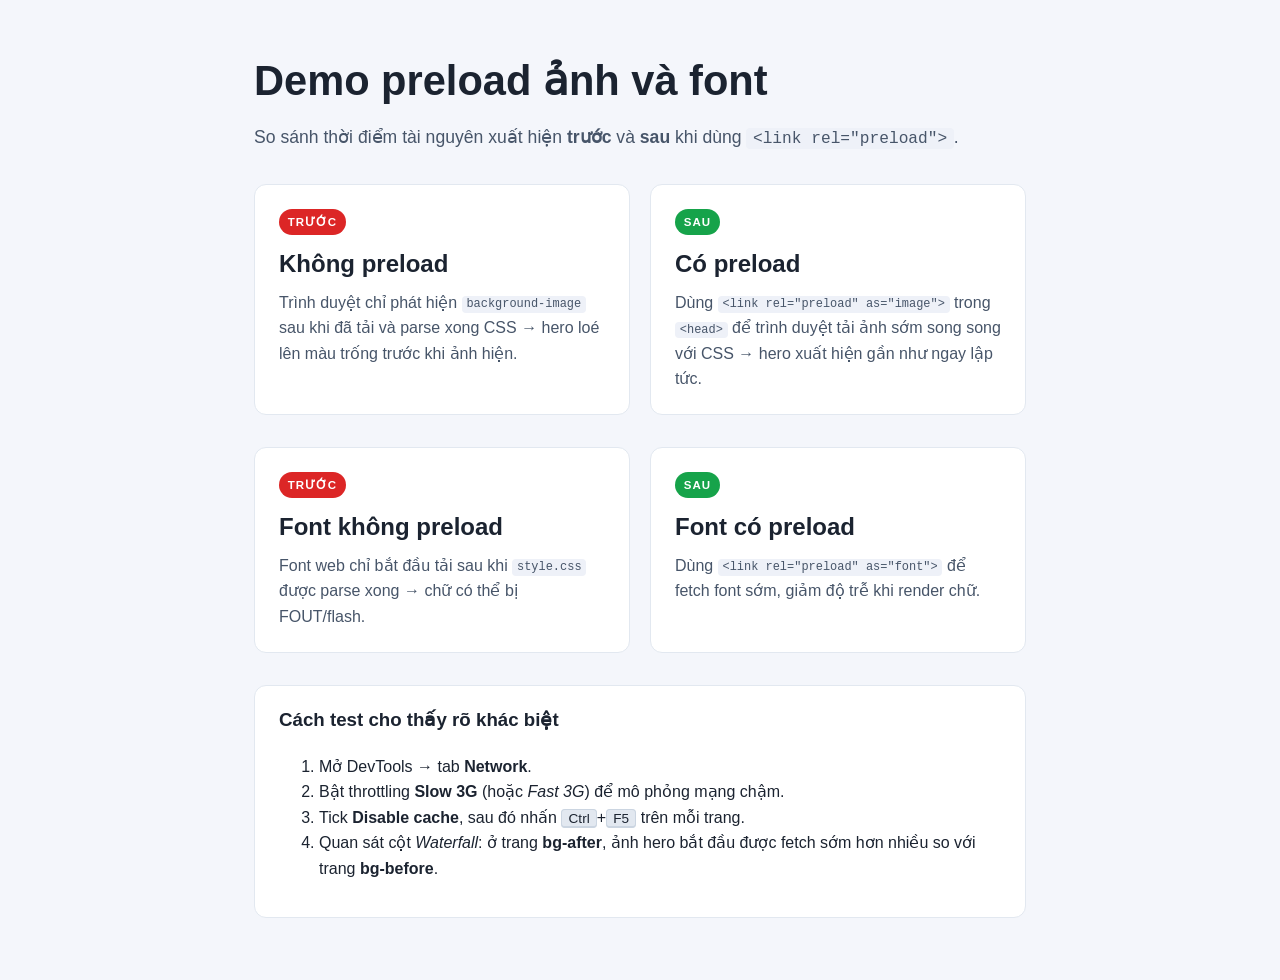
<file: preload-demo/index.html>
<!DOCTYPE html>
<html lang="vi">
<head>
  <meta charset="UTF-8" />
  <meta name="viewport" content="width=device-width, initial-scale=1.0" />
  <title>Demo: Preload Image & Font</title>
  <link rel="stylesheet" href="src/style.css" />
</head>
<body>
  <main class="landing">
    <h1>Demo preload ảnh và font</h1>
    <p class="sub">
      So sánh thời điểm tài nguyên xuất hiện <strong>trước</strong> và
      <strong>sau</strong> khi dùng <code>&lt;link rel="preload"&gt;</code>.
    </p>

    <section class="cards">
      <a class="card card--before" href="src/bg-before.html">
        <span class="tag">TRƯỚC</span>
        <h2>Không preload</h2>
        <p>
          Trình duyệt chỉ phát hiện <code>background-image</code> sau khi đã
          tải và parse xong CSS &rarr; hero loé lên màu trống trước khi ảnh
          hiện.
        </p>
      </a>

      <a class="card card--after" href="src/bg-after.html">
        <span class="tag">SAU</span>
        <h2>Có preload</h2>
        <p>
          Dùng <code>&lt;link rel="preload" as="image"&gt;</code> trong
          <code>&lt;head&gt;</code> để trình duyệt tải ảnh sớm song song với
          CSS &rarr; hero xuất hiện gần như ngay lập tức.
        </p>
      </a>
    </section>

    <section class="cards">
      <a class="card card--before" href="src/font-before.html">
        <span class="tag">TRƯỚC</span>
        <h2>Font không preload</h2>
        <p>
          Font web chỉ bắt đầu tải sau khi <code>style.css</code> được parse
          xong &rarr; chữ có thể bị FOUT/flash.
        </p>
      </a>

      <a class="card card--after" href="src/font-after.html">
        <span class="tag">SAU</span>
        <h2>Font có preload</h2>
        <p>
          Dùng <code>&lt;link rel="preload" as="font"&gt;</code> để fetch font
          sớm, giảm độ trễ khi render chữ.
        </p>
      </a>
    </section>

    <section class="howto">
      <h3>Cách test cho thấy rõ khác biệt</h3>
      <ol>
        <li>Mở DevTools &rarr; tab <strong>Network</strong>.</li>
        <li>
          Bật throttling <strong>Slow 3G</strong> (hoặc <em>Fast 3G</em>) để
          mô phỏng mạng chậm.
        </li>
        <li>
          Tick <strong>Disable cache</strong>, sau đó nhấn
          <kbd>Ctrl</kbd>+<kbd>F5</kbd> trên mỗi trang.
        </li>
        <li>
          Quan sát cột <em>Waterfall</em>: ở trang <strong>bg-after</strong>,
          ảnh hero bắt đầu được fetch sớm hơn nhiều so với trang
          <strong>bg-before</strong>.
        </li>
      </ol>
    </section>
  </main>
</body>
</html>
</file>
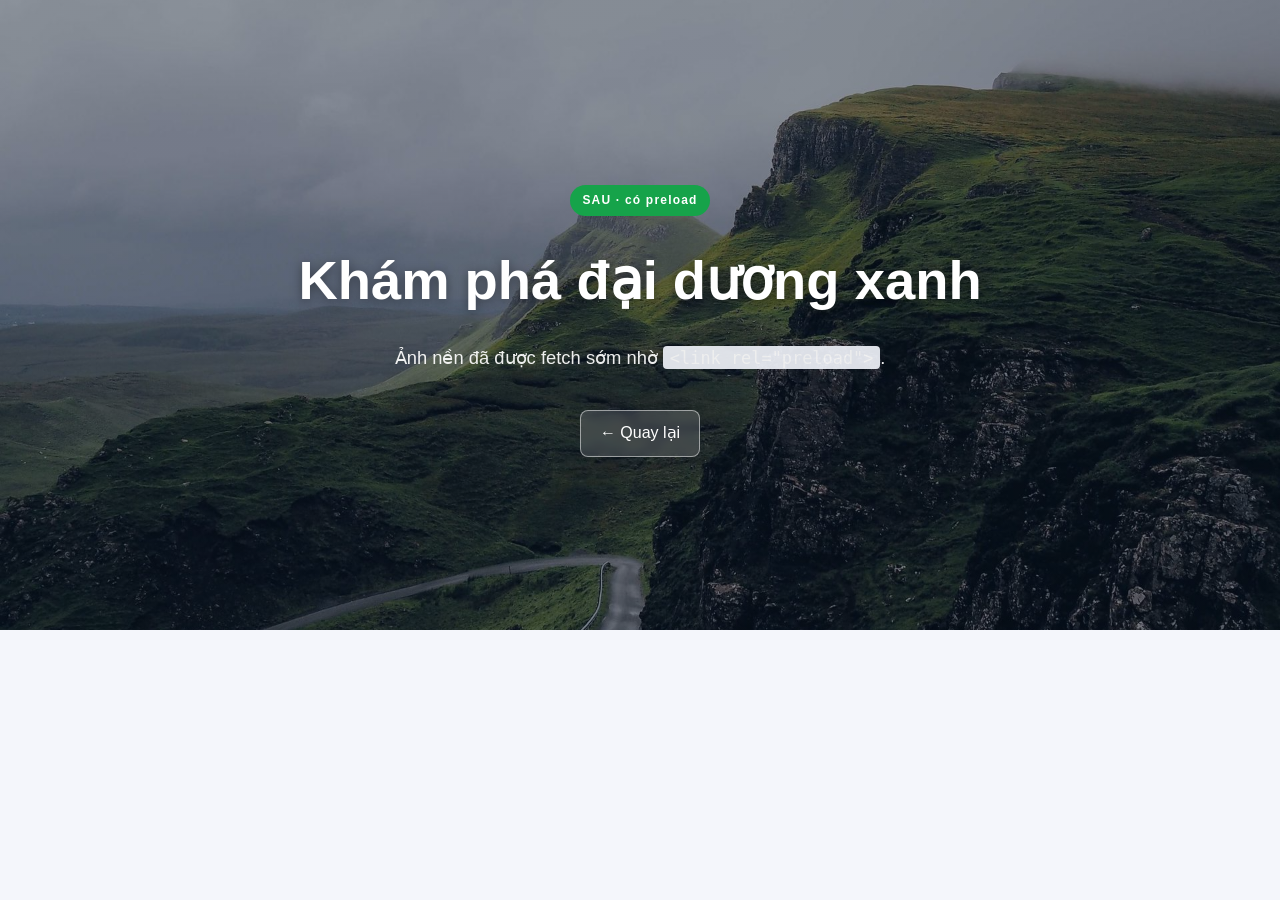
<file: preload-demo/src/bg-after.html>
<!DOCTYPE html>
<html lang="vi">
<head>
  <meta charset="UTF-8" />
  <meta name="viewport" content="width=device-width, initial-scale=1.0" />
  <title>SAU — Hero có preload</title>

  <!-- ✅ Preload ảnh hero NGAY trong <head>, TRƯỚC khi CSS được parse.
       Trình duyệt sẽ fetch ảnh song song với CSS thay vì chờ. -->
  <link
    rel="preload"
    as="image"
    href="hero_bg.jpg"
  />

  <link rel="stylesheet" href="style.css" />
</head>
<body>
  <header class="hero hero--demo">
    <div class="hero__overlay">
      <p class="badge badge--after">SAU · có preload</p>
      <h1>Khám phá đại dương xanh</h1>
      <p class="lede">
        Ảnh nền đã được fetch sớm nhờ <code>&lt;link rel="preload"&gt;</code>.
      </p>
      <a class="btn" href="index.html">← Quay lại</a>
    </div>
  </header>
</body>
</html>
</file>
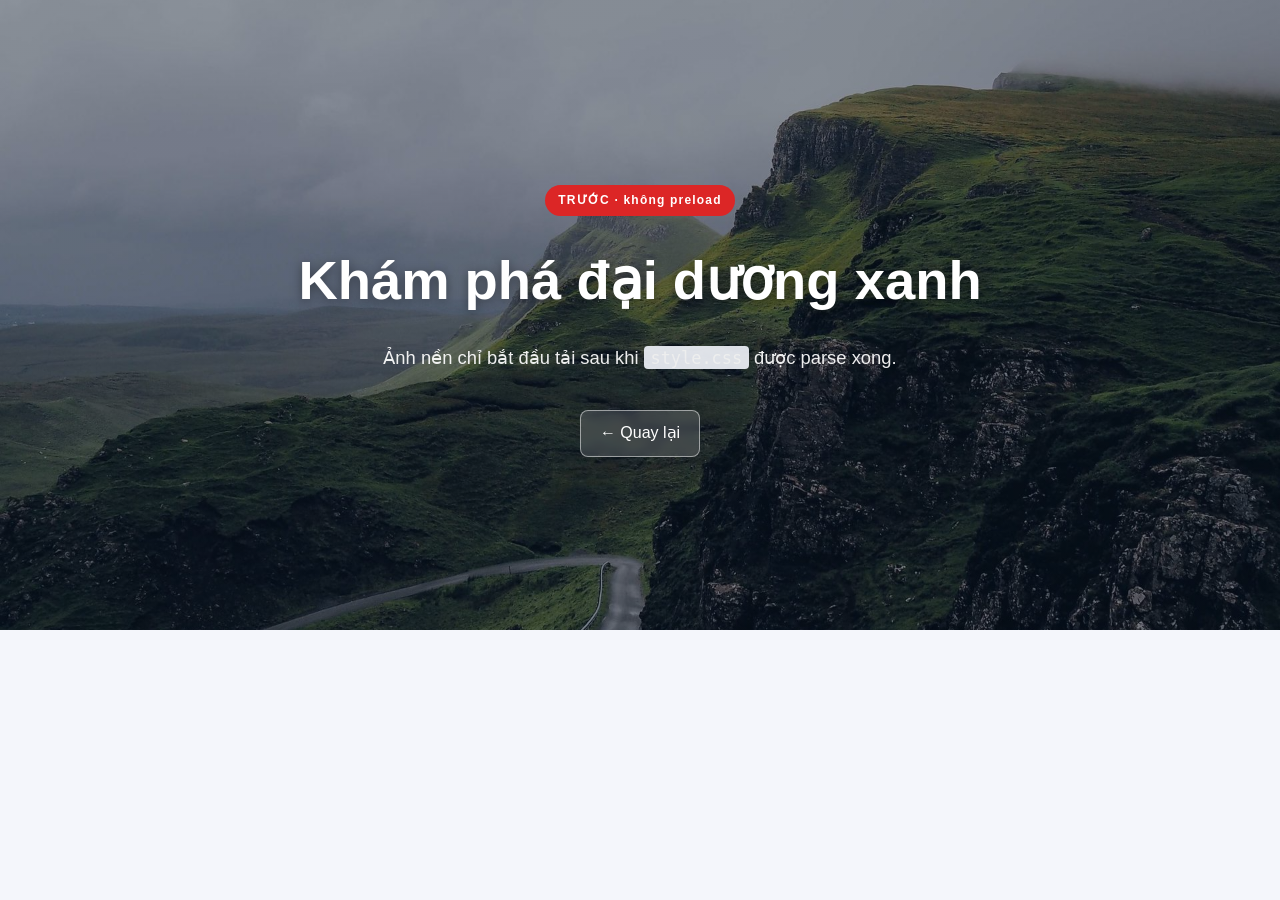
<file: preload-demo/src/bg-before.html>
<!DOCTYPE html>
<html lang="vi">
<head>
  <meta charset="UTF-8" />
  <meta name="viewport" content="width=device-width, initial-scale=1.0" />
  <title>TRƯỚC — Hero không preload</title>
  <link rel="stylesheet" href="style.css" />
</head>
<body>
  <header class="hero hero--demo">
    <div class="hero__overlay">
      <p class="badge badge--before">TRƯỚC · không preload</p>
      <h1>Khám phá đại dương xanh</h1>
      <p class="lede">
        Ảnh nền chỉ bắt đầu tải sau khi <code>style.css</code> được parse xong.
      </p>
      <a class="btn" href="index.html">← Quay lại</a>
    </div>
  </header>
</body>
</html>
</file>
<file: preload-demo/src/style.css>
*,
*::before,
*::after {
  box-sizing: border-box;
}

html,
body {
  margin: 0;
  padding: 0;
  font-family: -apple-system, "Segoe UI", Roboto, "Helvetica Neue", Arial,
    sans-serif;
  color: #1b2330;
  background: #f4f6fb;
  line-height: 1.6;
}

@font-face {
  font-family: "Fraunces";
  font-style: normal;
  font-weight: 100 900;
  font-display: swap;
  src: url("https://fonts.gstatic.com/s/fraunces/v38/6NUu8FyLNQOQZAnv9bYEvDiIdE9Ea92uemAk_WBq8U_9v0c2Wa0K7iN7hzFUPJH58nib14c7qv8.woff2")
    format("woff2");
}

code {
  background: #eef1f8;
  padding: 0.1em 0.4em;
  border-radius: 4px;
  font-size: 0.92em;
}

pre {
  background: #0f172a;
  color: #e2e8f0;
  padding: 1rem 1.2rem;
  border-radius: 8px;
  overflow-x: auto;
  font-size: 0.9rem;
}

pre code {
  background: transparent;
  padding: 0;
  color: inherit;
}

kbd {
  background: #e2e8f0;
  border: 1px solid #cbd5e1;
  border-bottom-width: 2px;
  border-radius: 4px;
  padding: 0.05em 0.45em;
  font-size: 0.85em;
  font-family: inherit;
}

/* ===== Landing ===== */
.landing {
  max-width: 820px;
  margin: 0 auto;
  padding: 3rem 1.5rem 4rem;
}

.landing h1 {
  font-size: clamp(1.8rem, 3vw + 1rem, 2.6rem);
  margin: 0 0 0.5rem;
}

.landing .sub {
  font-size: 1.1rem;
  color: #475569;
  margin-top: 0;
}

.cards {
  display: grid;
  grid-template-columns: 1fr;
  gap: 1.25rem;
  margin: 2rem 0;
}

@media (min-width: 720px) {
  .cards {
    grid-template-columns: 1fr 1fr;
  }
}

.card {
  display: block;
  padding: 1.4rem 1.5rem;
  border-radius: 12px;
  background: #fff;
  border: 1px solid #e2e8f0;
  text-decoration: none;
  color: inherit;
  transition: transform 0.15s ease, box-shadow 0.15s ease;
  position: relative;
}

.card:hover {
  transform: translateY(-3px);
  box-shadow: 0 10px 24px rgba(15, 23, 42, 0.08);
}

.card h2 {
  margin: 0.6rem 0 0.4rem;
}

.card p {
  margin: 0;
  color: #475569;
}

.tag {
  display: inline-block;
  font-size: 0.72rem;
  font-weight: 700;
  letter-spacing: 0.08em;
  padding: 0.25rem 0.55rem;
  border-radius: 999px;
  color: #fff;
}

.card--before .tag {
  background: #dc2626;
}
.card--after .tag {
  background: #16a34a;
}

.howto {
  background: #fff;
  border: 1px solid #e2e8f0;
  border-radius: 12px;
  padding: 1.2rem 1.5rem;
}

.howto h3 {
  margin-top: 0;
}

/* ===== Hero (dùng chung cho before/after) ===== */
.hero {
  min-height: 70vh;
  display: flex;
  align-items: center;
  justify-content: center;
  color: #fff;
  background-color: #334155; /* màu nền "chờ" khi ảnh chưa tải xong */
  background-size: cover;
  background-position: center;
  padding: 2rem 1.5rem;
}

.hero__overlay {
  max-width: 720px;
  text-align: center;
}

.hero h1 {
  font-size: clamp(2rem, 4vw + 1rem, 3.4rem);
  margin: 0.6rem 0;
  text-shadow: 0 2px 12px rgba(0, 0, 0, 0.4);
}

.hero .lede {
  font-size: 1.15rem;
  opacity: 0.92;
}

.badge {
  display: inline-block;
  font-size: 0.75rem;
  font-weight: 700;
  letter-spacing: 0.1em;
  padding: 0.35rem 0.8rem;
  border-radius: 999px;
  color: #fff;
}

.badge--before {
  background: #dc2626;
}
.badge--after {
  background: #16a34a;
}

.btn {
  display: inline-block;
  margin-top: 1.2rem;
  padding: 0.6rem 1.2rem;
  border-radius: 8px;
  background: rgba(255, 255, 255, 0.15);
  border: 1px solid rgba(255, 255, 255, 0.5);
  color: #fff;
  text-decoration: none;
  backdrop-filter: blur(4px);
}

.btn:hover {
  background: rgba(255, 255, 255, 0.25);
}

/* ===== Explain section ===== */
.explain {
  max-width: 820px;
  margin: 0 auto;
  padding: 2.5rem 1.5rem 4rem;
}

.explain h2 {
  margin-top: 0;
}

.note {
  margin-top: 1rem;
  padding: 0.8rem 1rem;
  background: #fff7ed;
  border-left: 4px solid #f59e0b;
  border-radius: 4px;
}

.hero--demo {
  background-image:
    linear-gradient(rgba(5, 20, 40, 0.45), rgba(5, 20, 40, 0.45)),
    url("hero_bg.jpg");
}

/* ===== Font preload demo ===== */
.font-hero {
  font-family: "Fraunces", "Georgia", serif;
  background-image:
    radial-gradient(circle at top, rgba(255, 255, 255, 0.14), transparent 55%),
    linear-gradient(135deg, #1e293b, #0f172a);
}

.font-hero h1 {
  font-weight: 700;
  letter-spacing: 0.02em;
}
</file>
